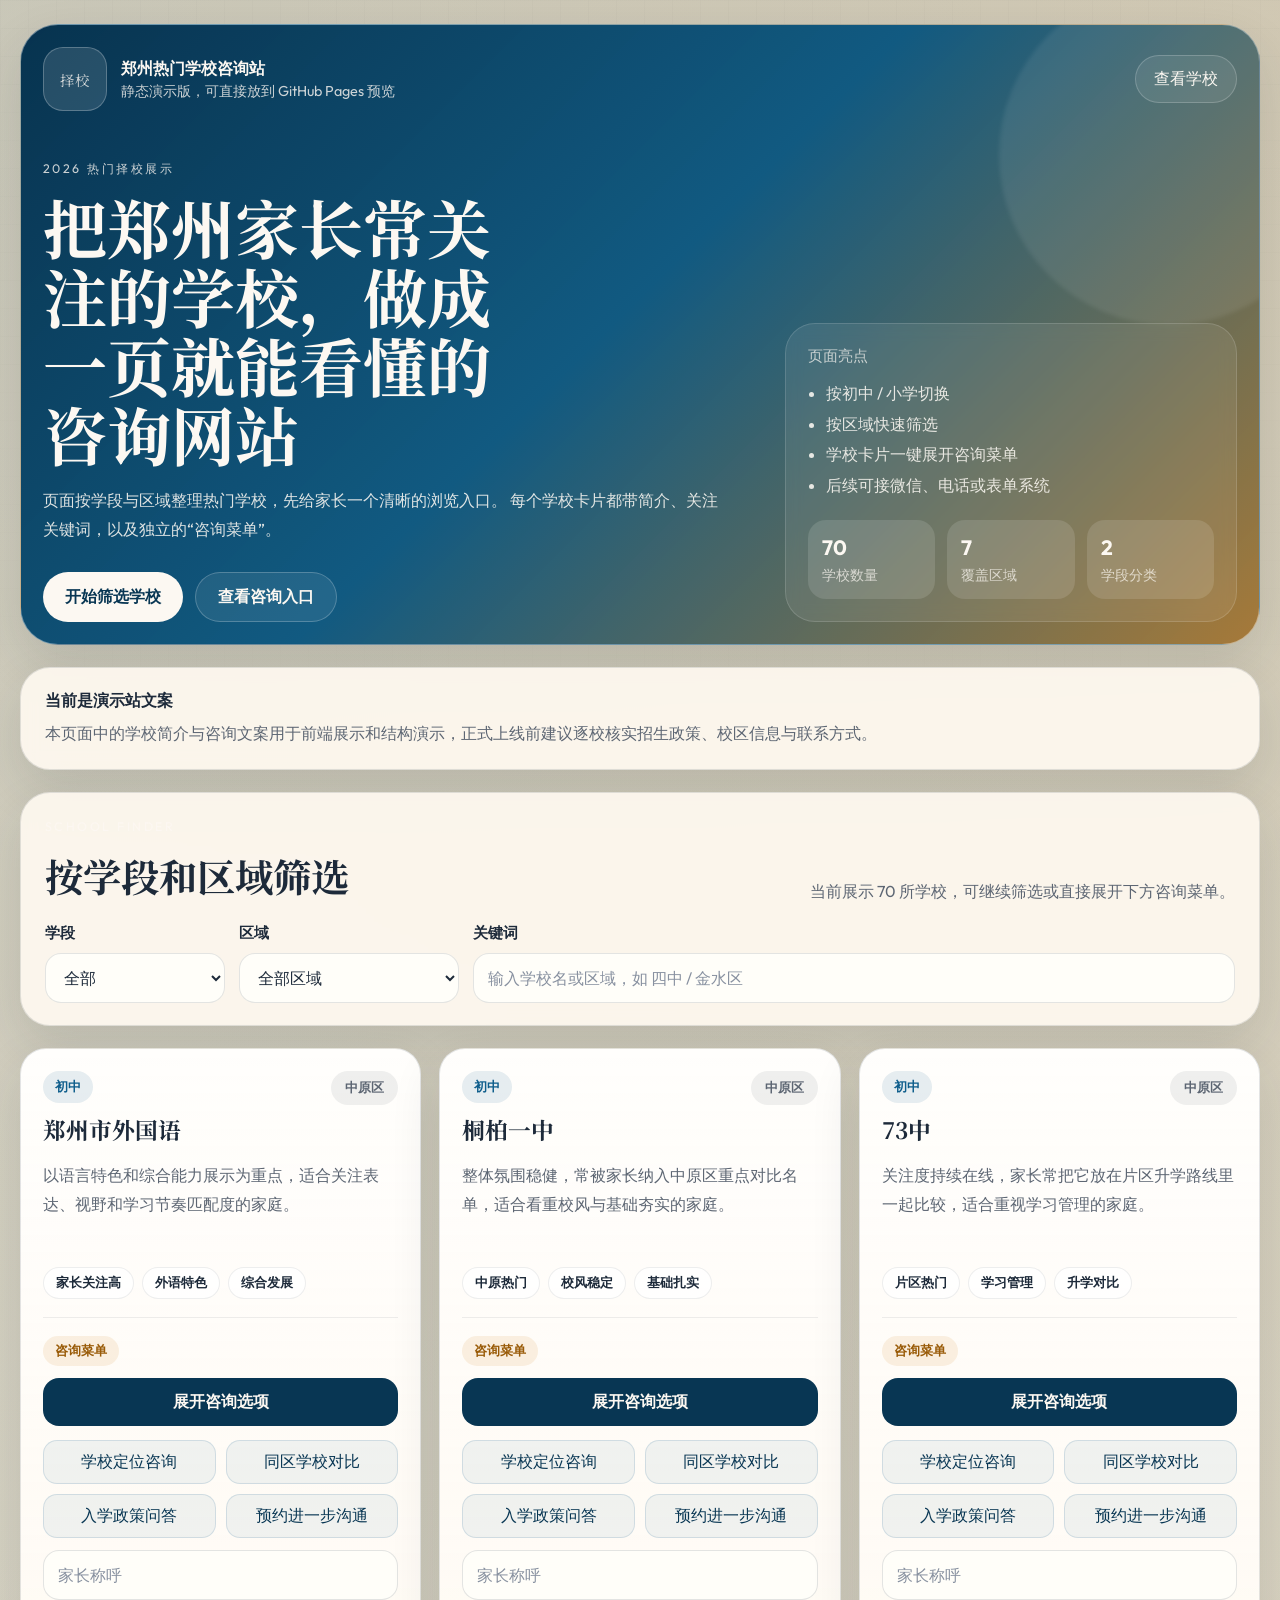
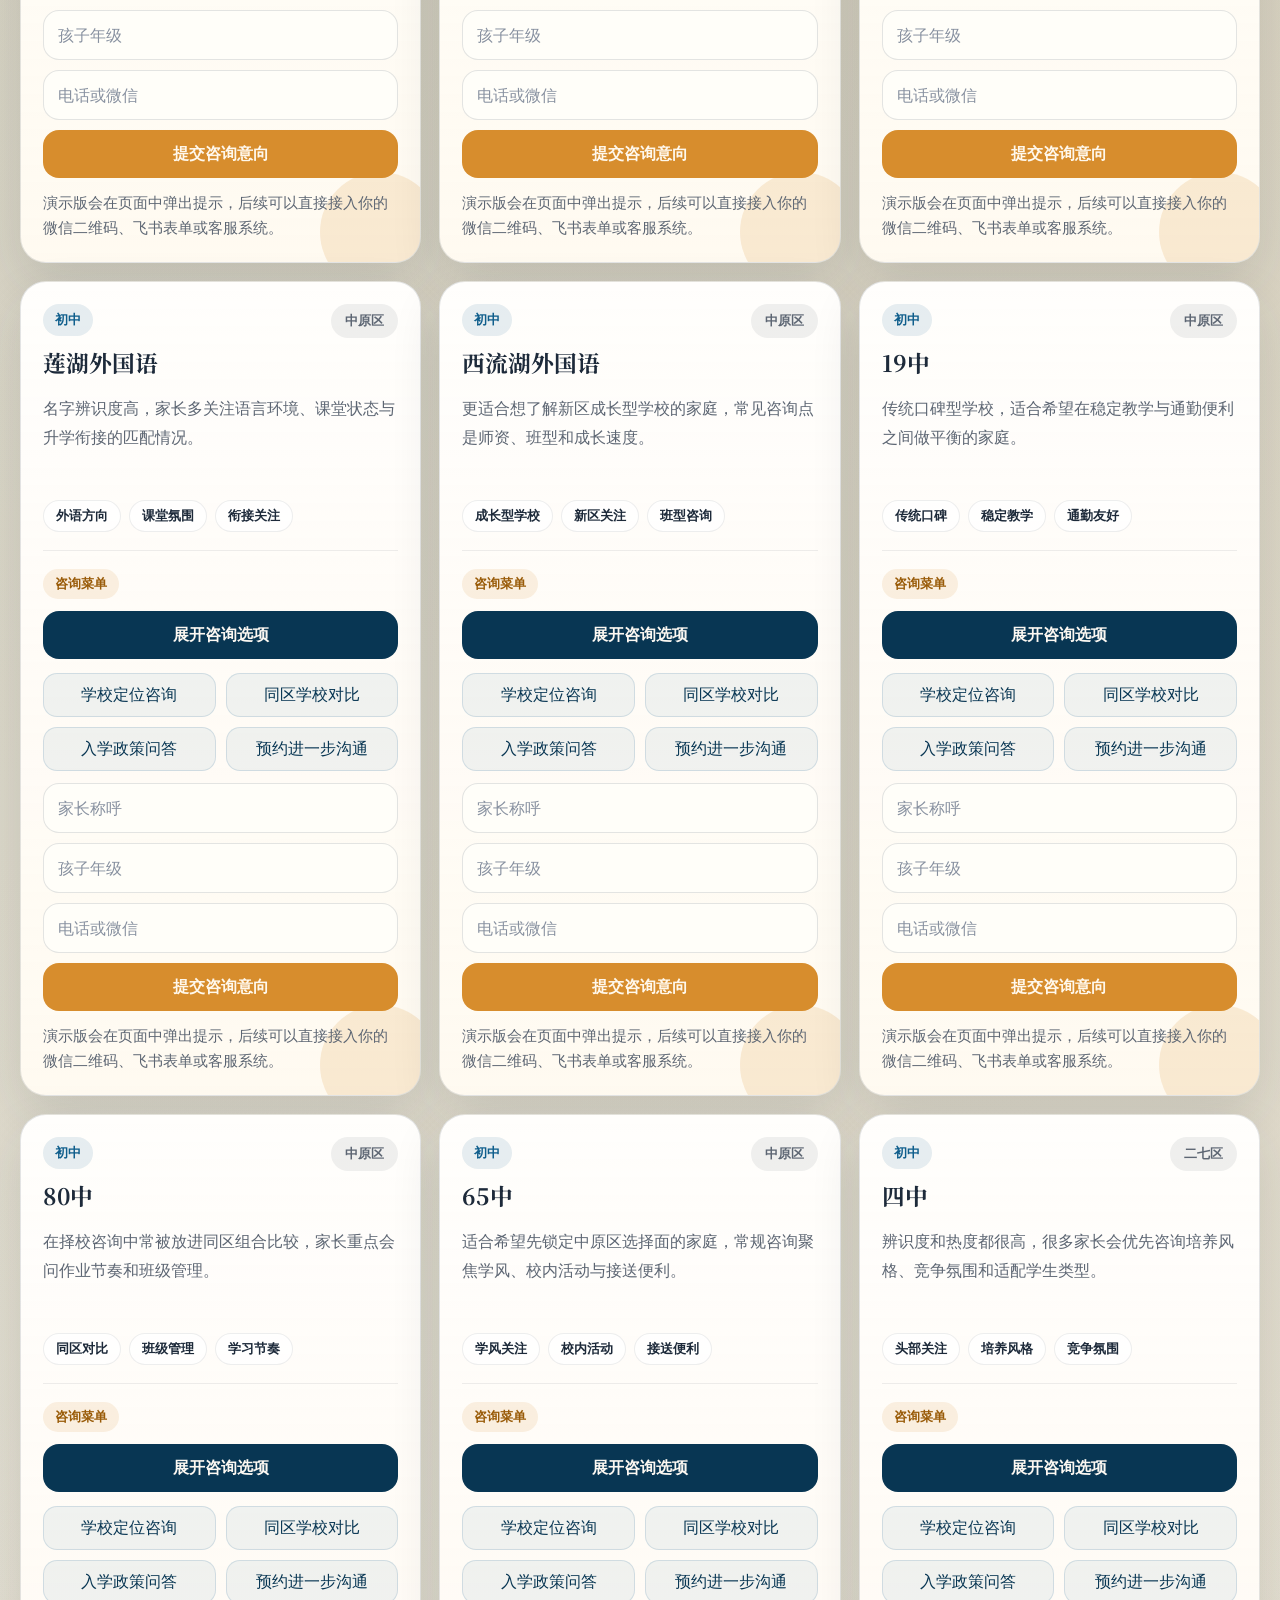
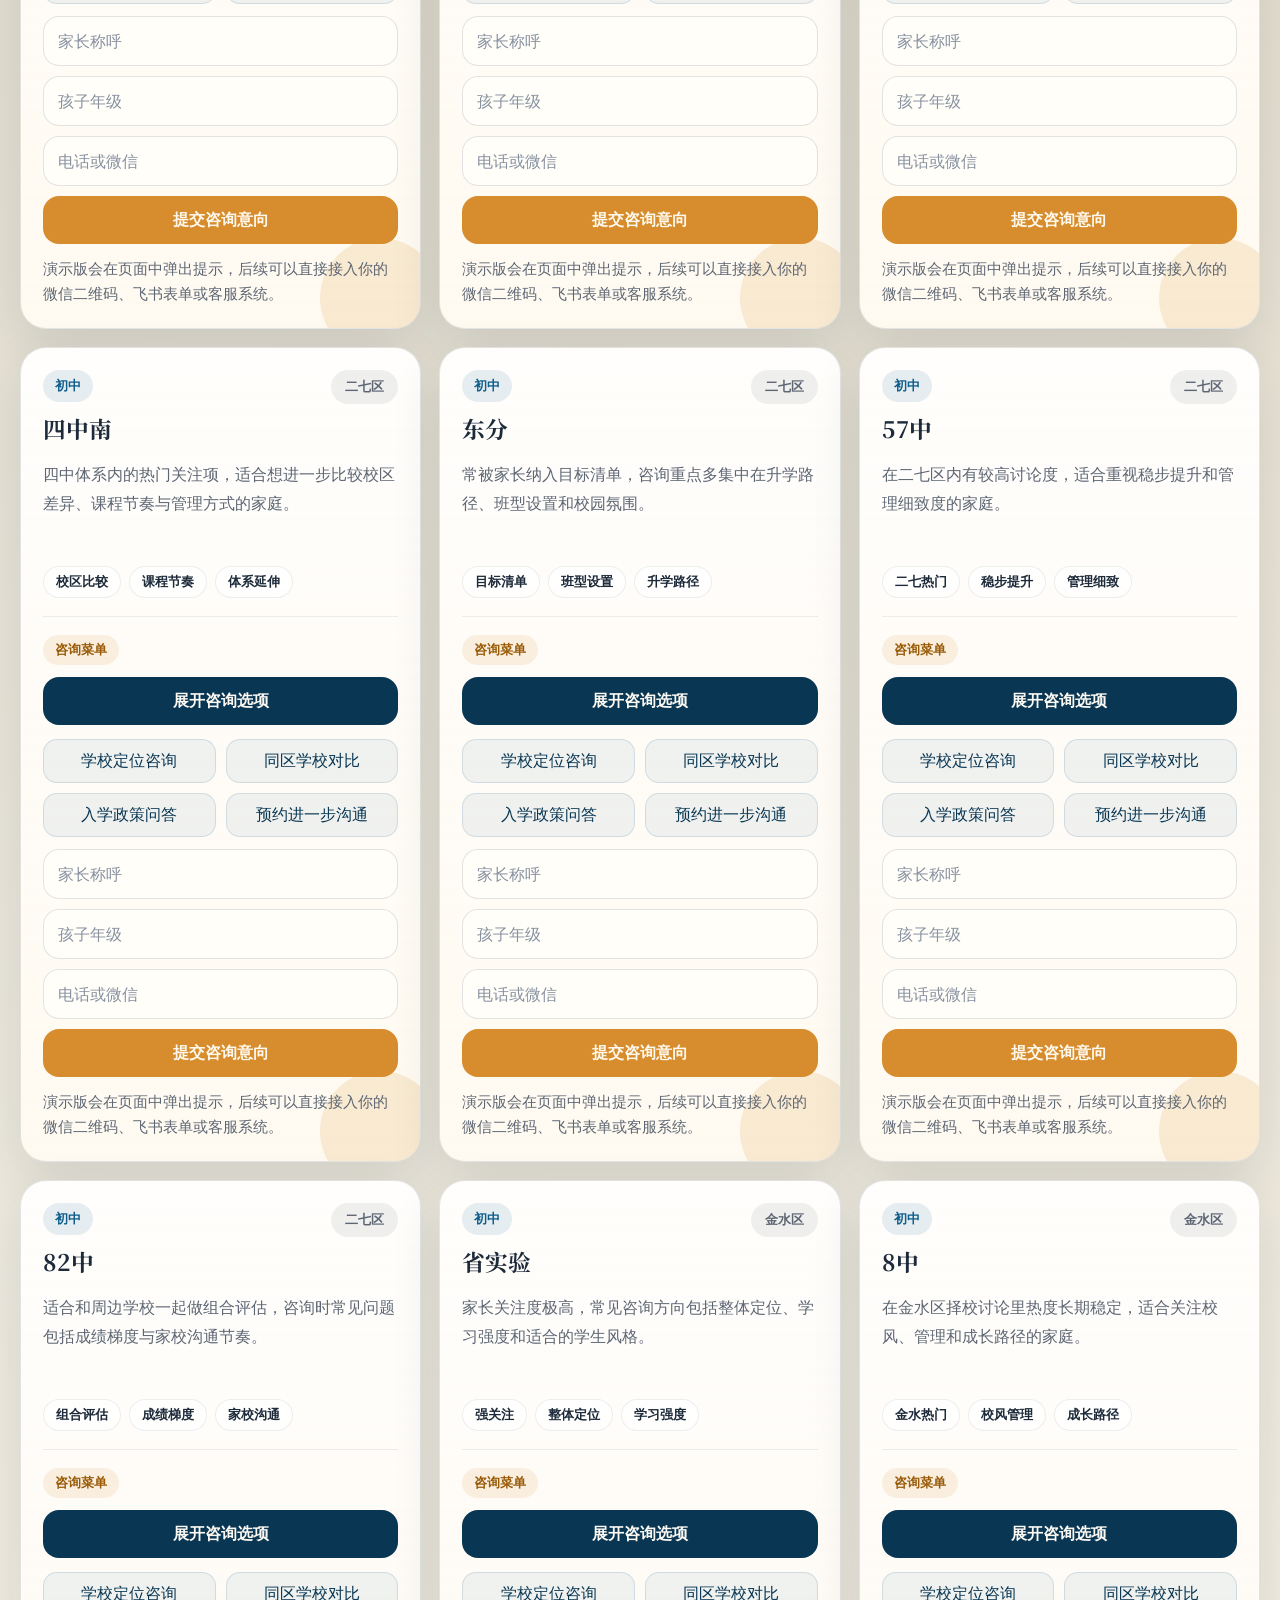
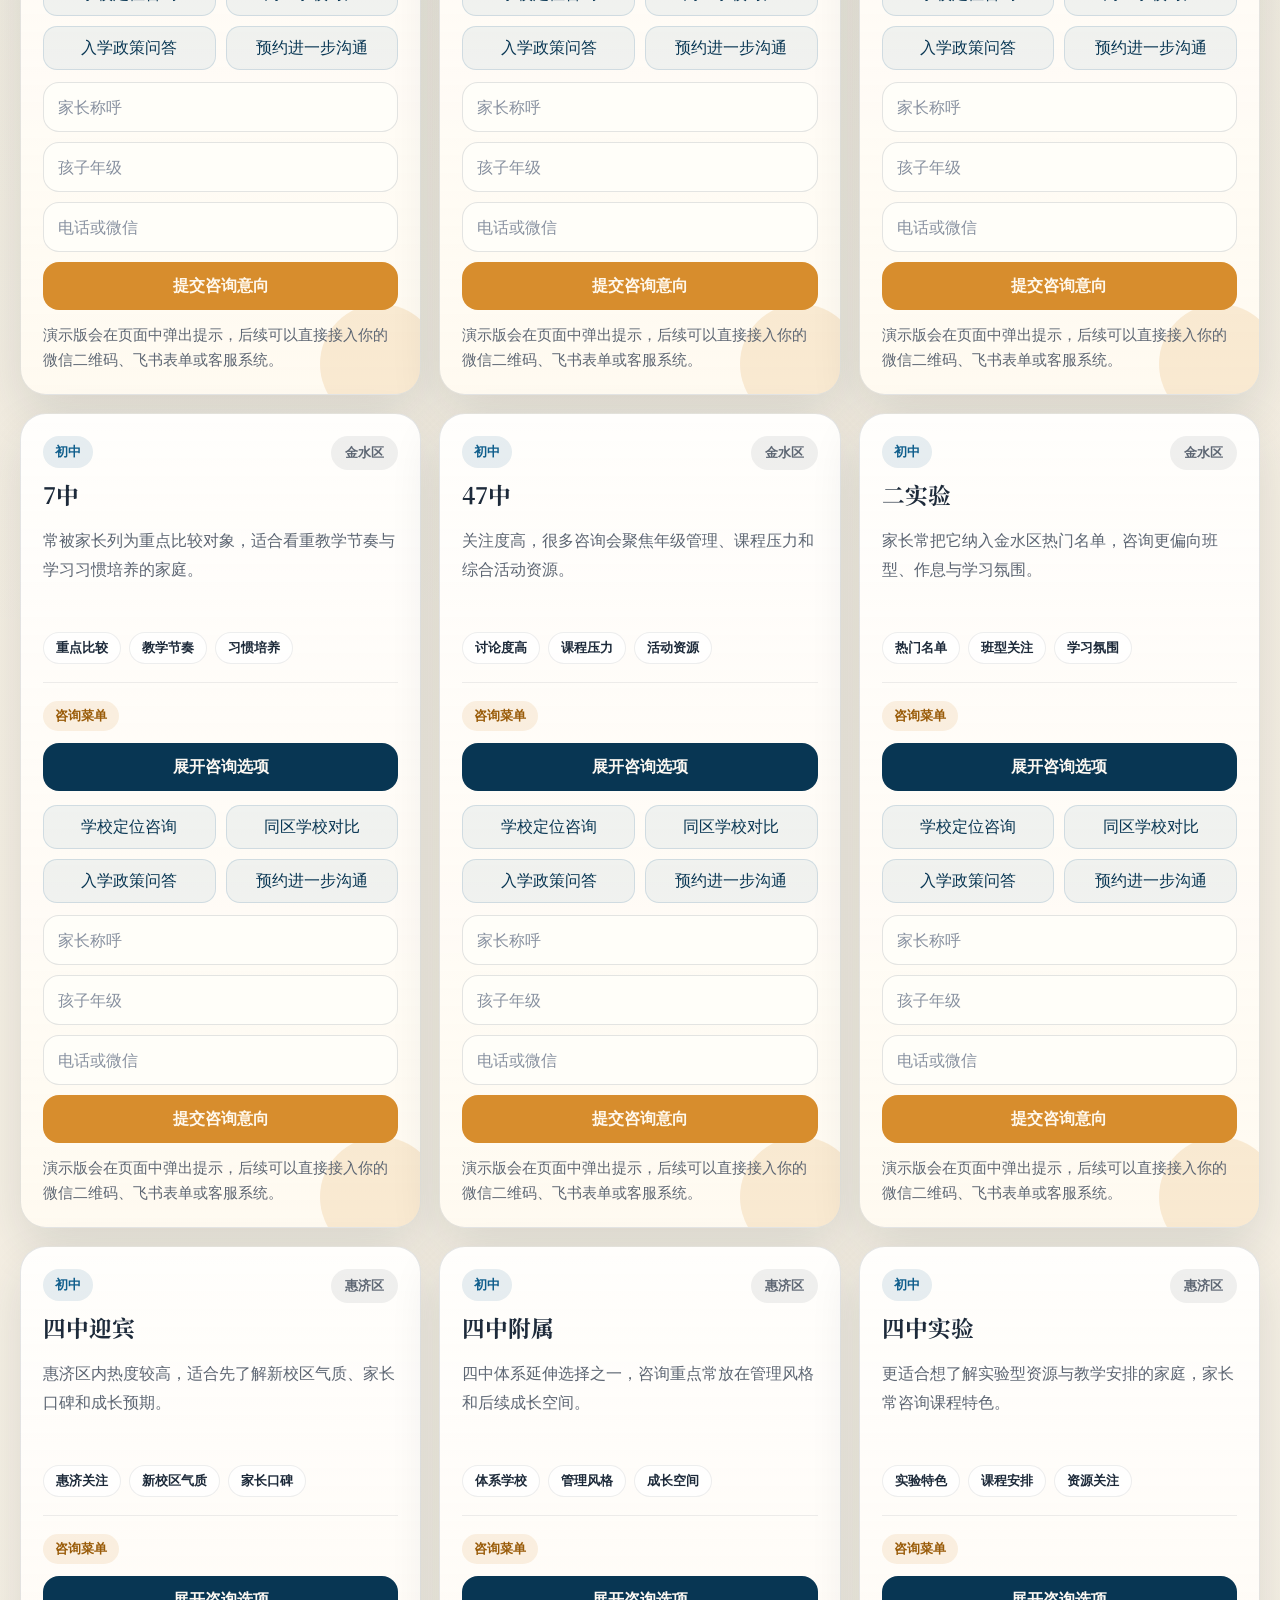
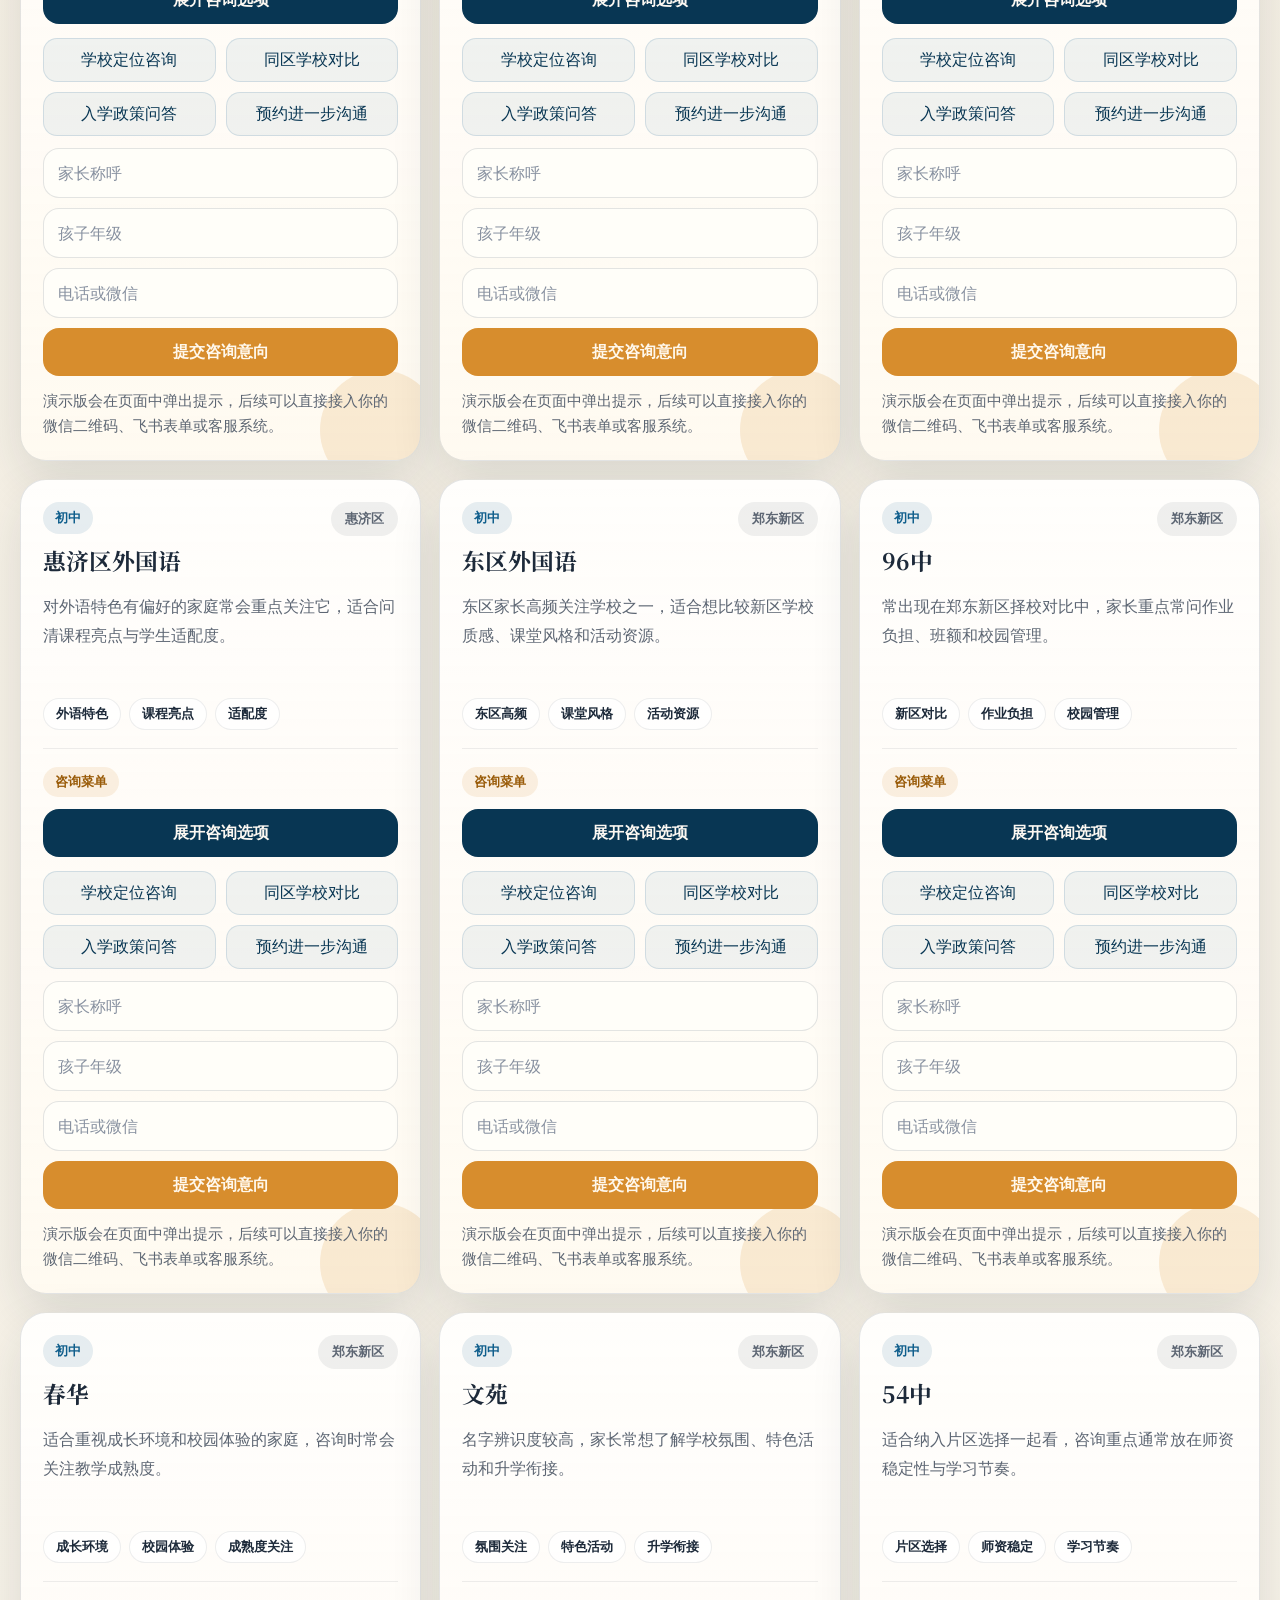
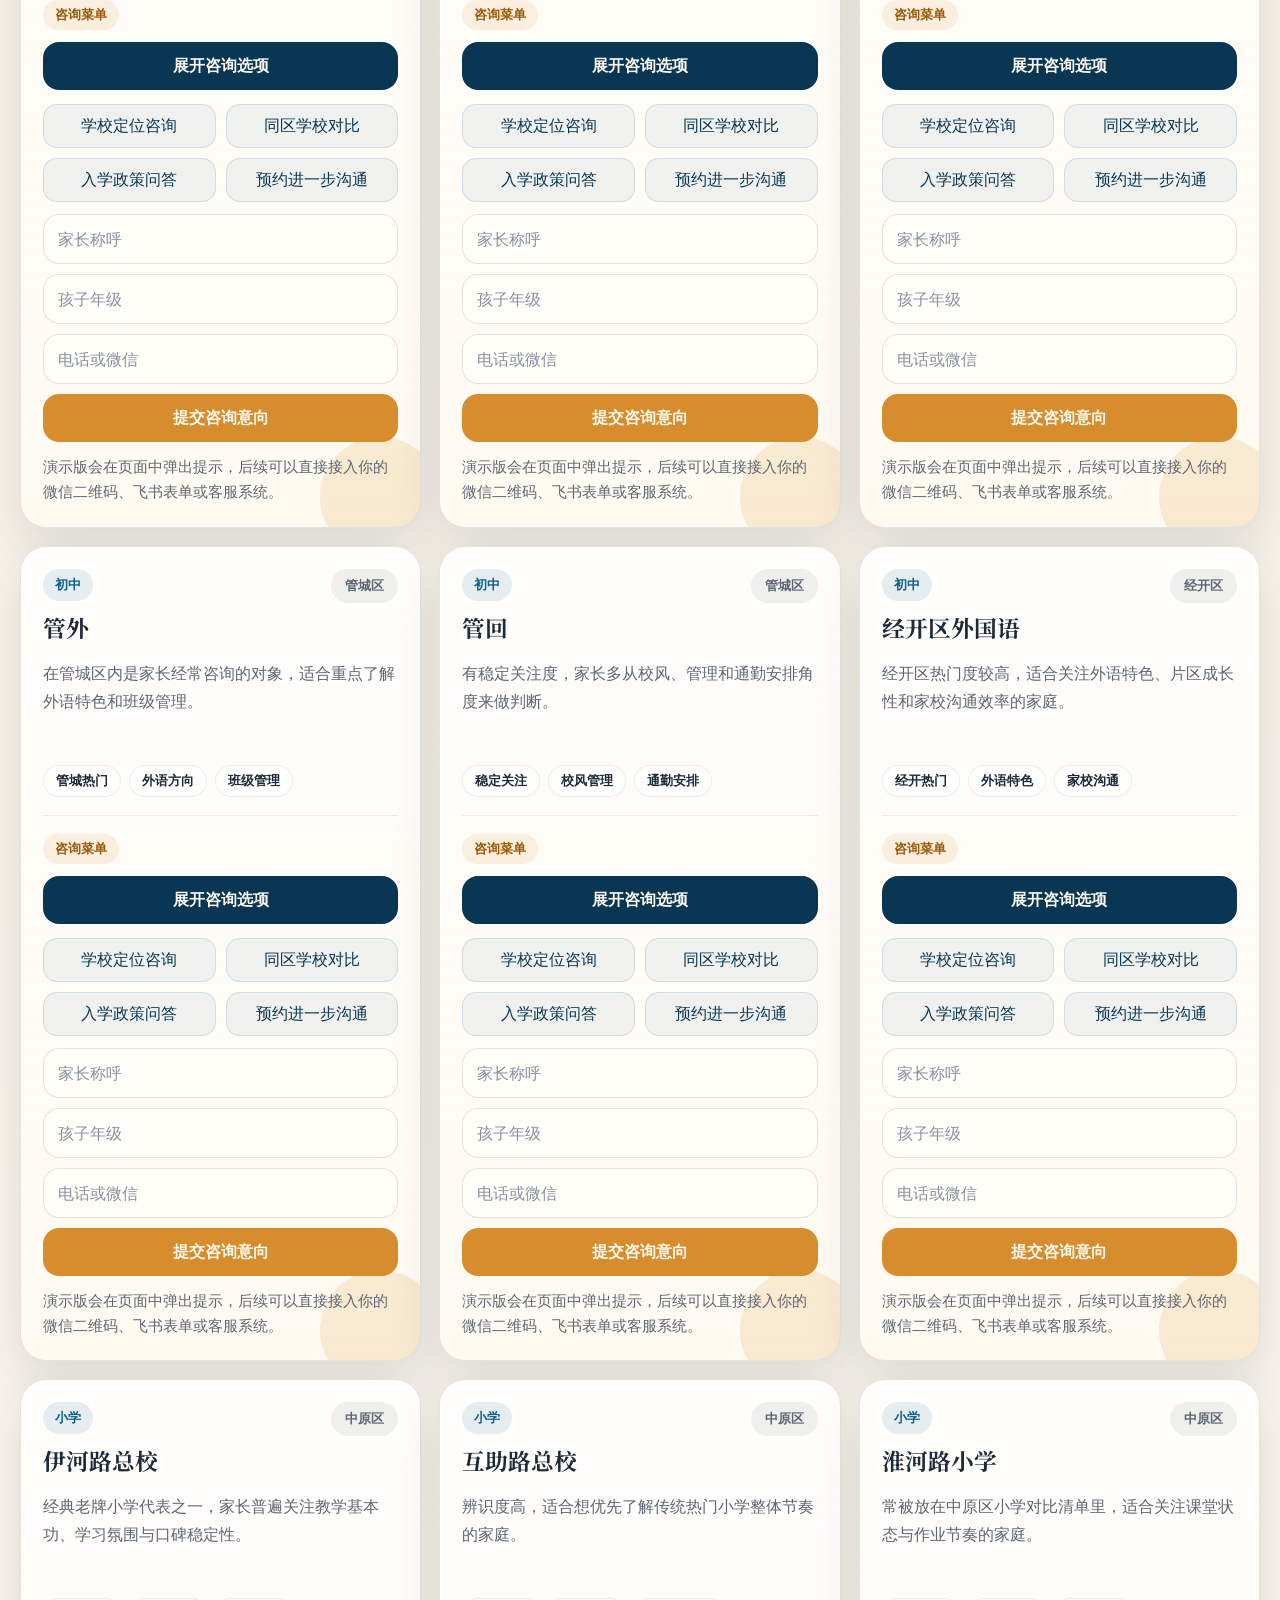
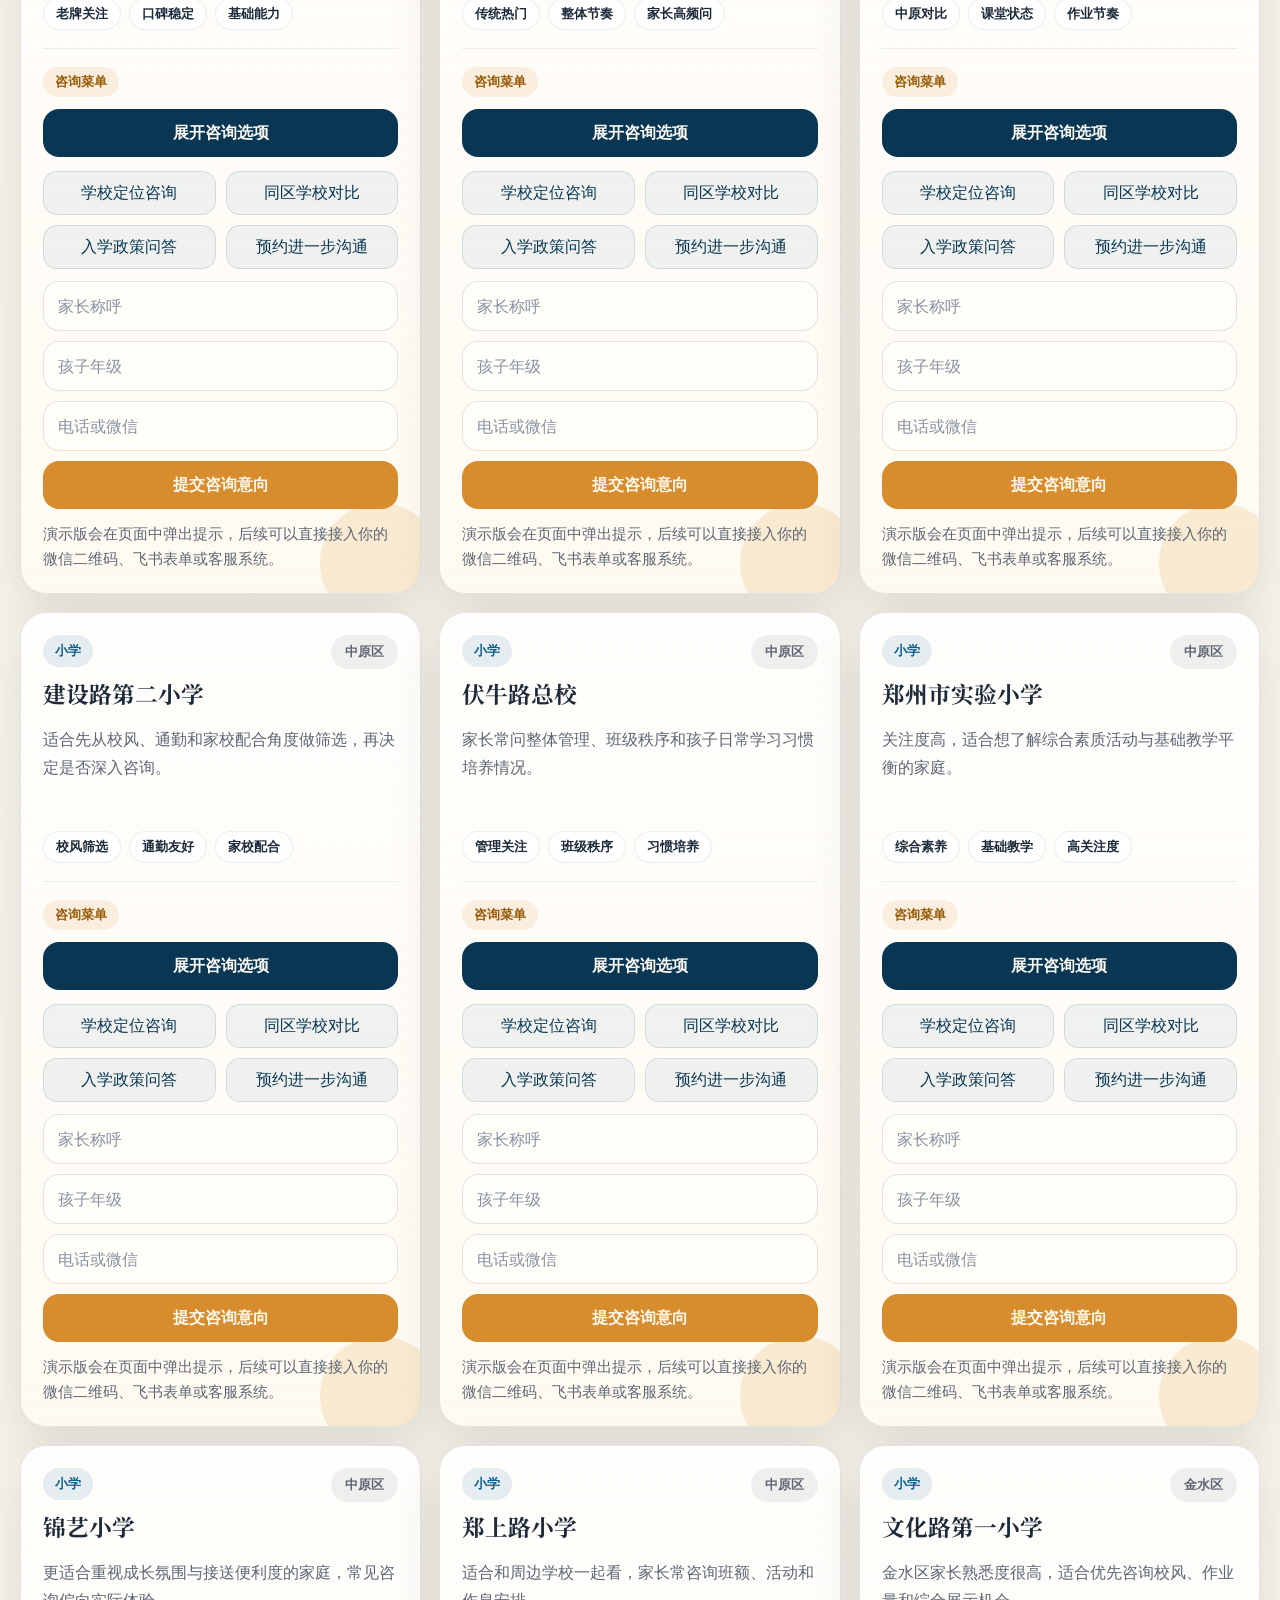
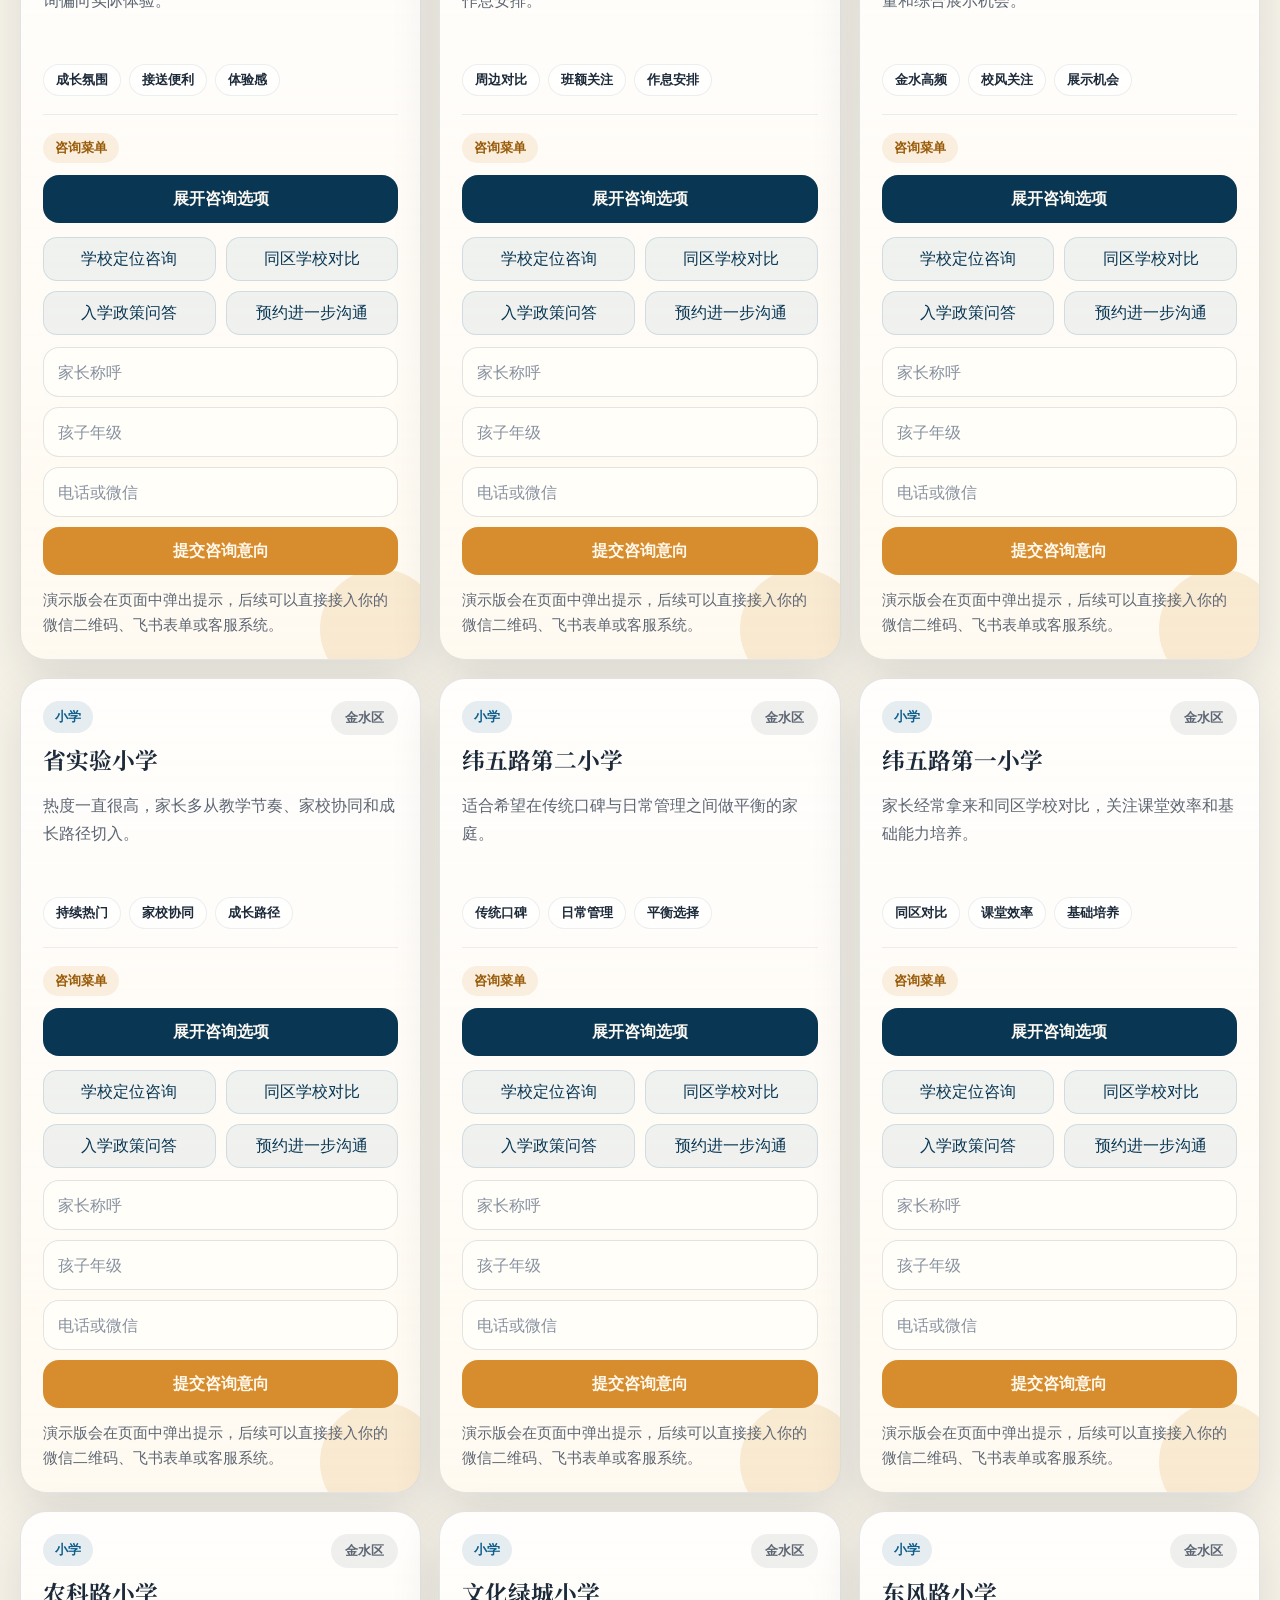
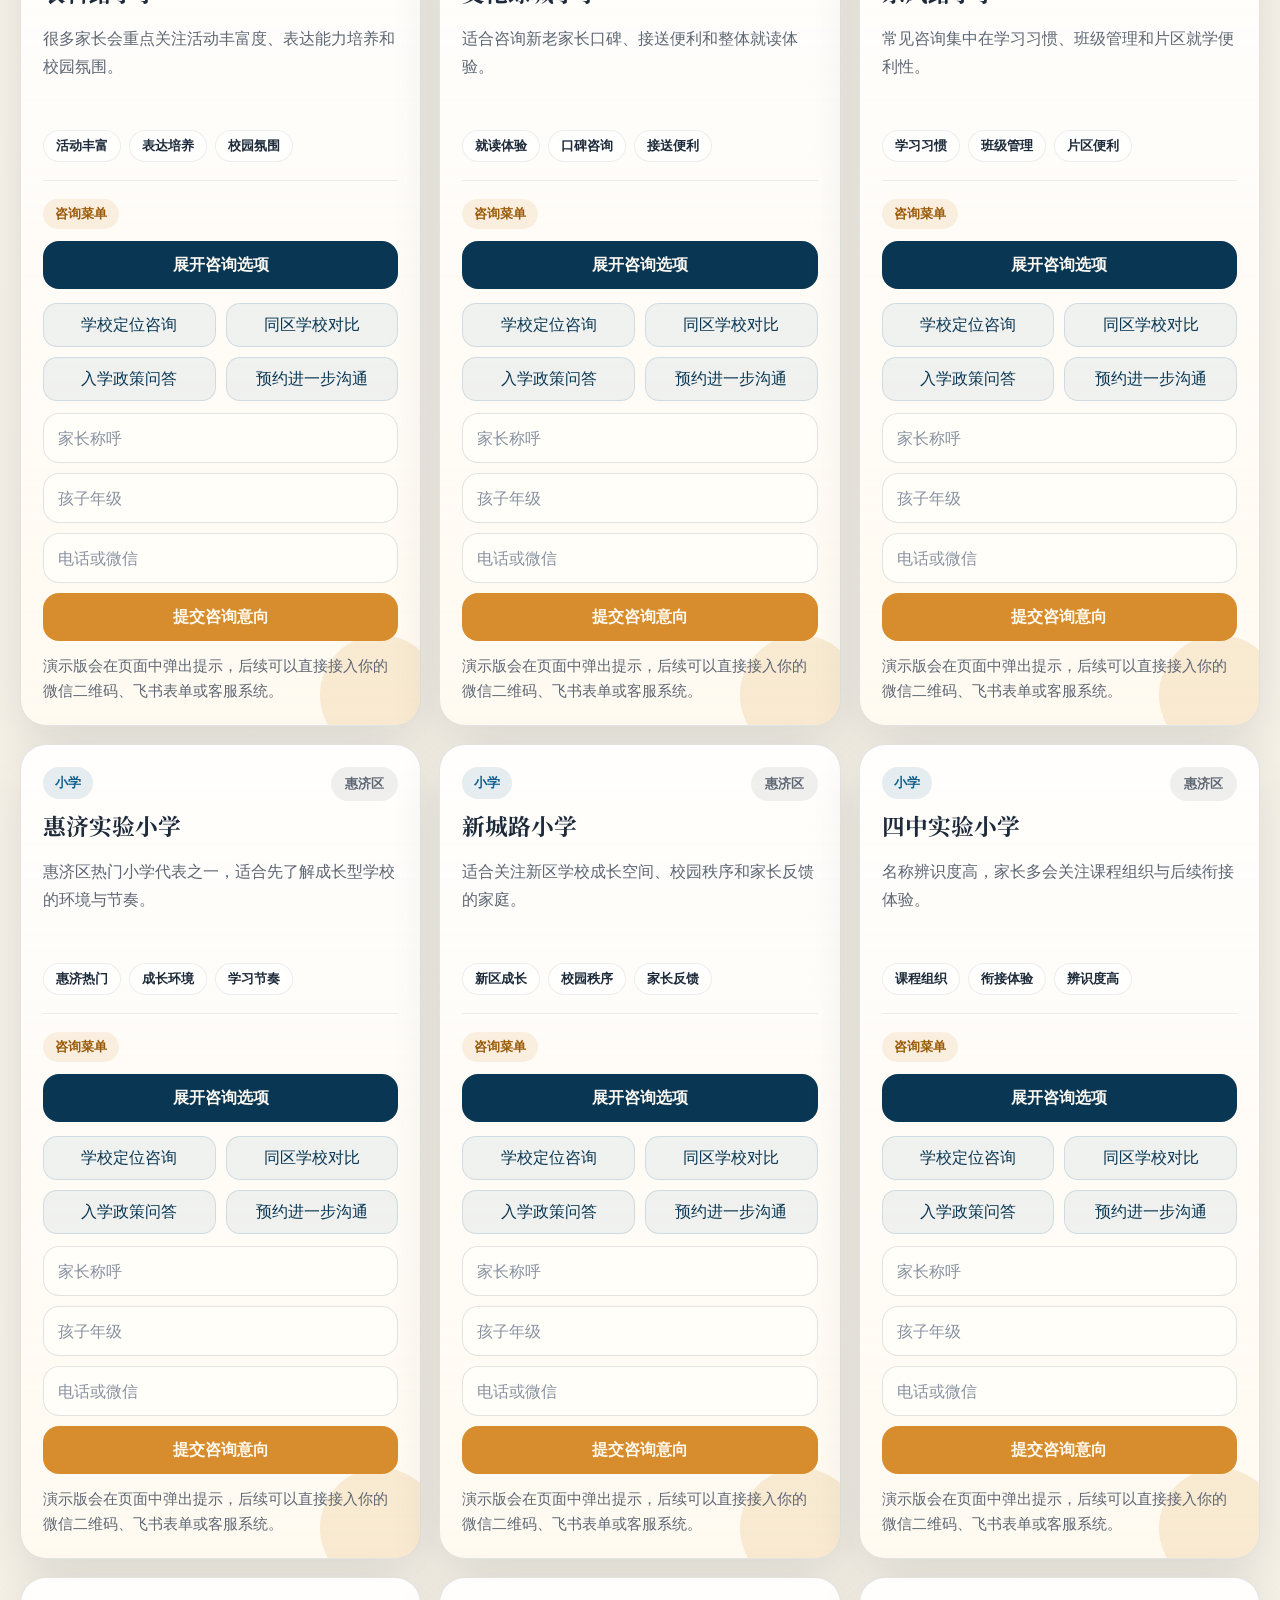
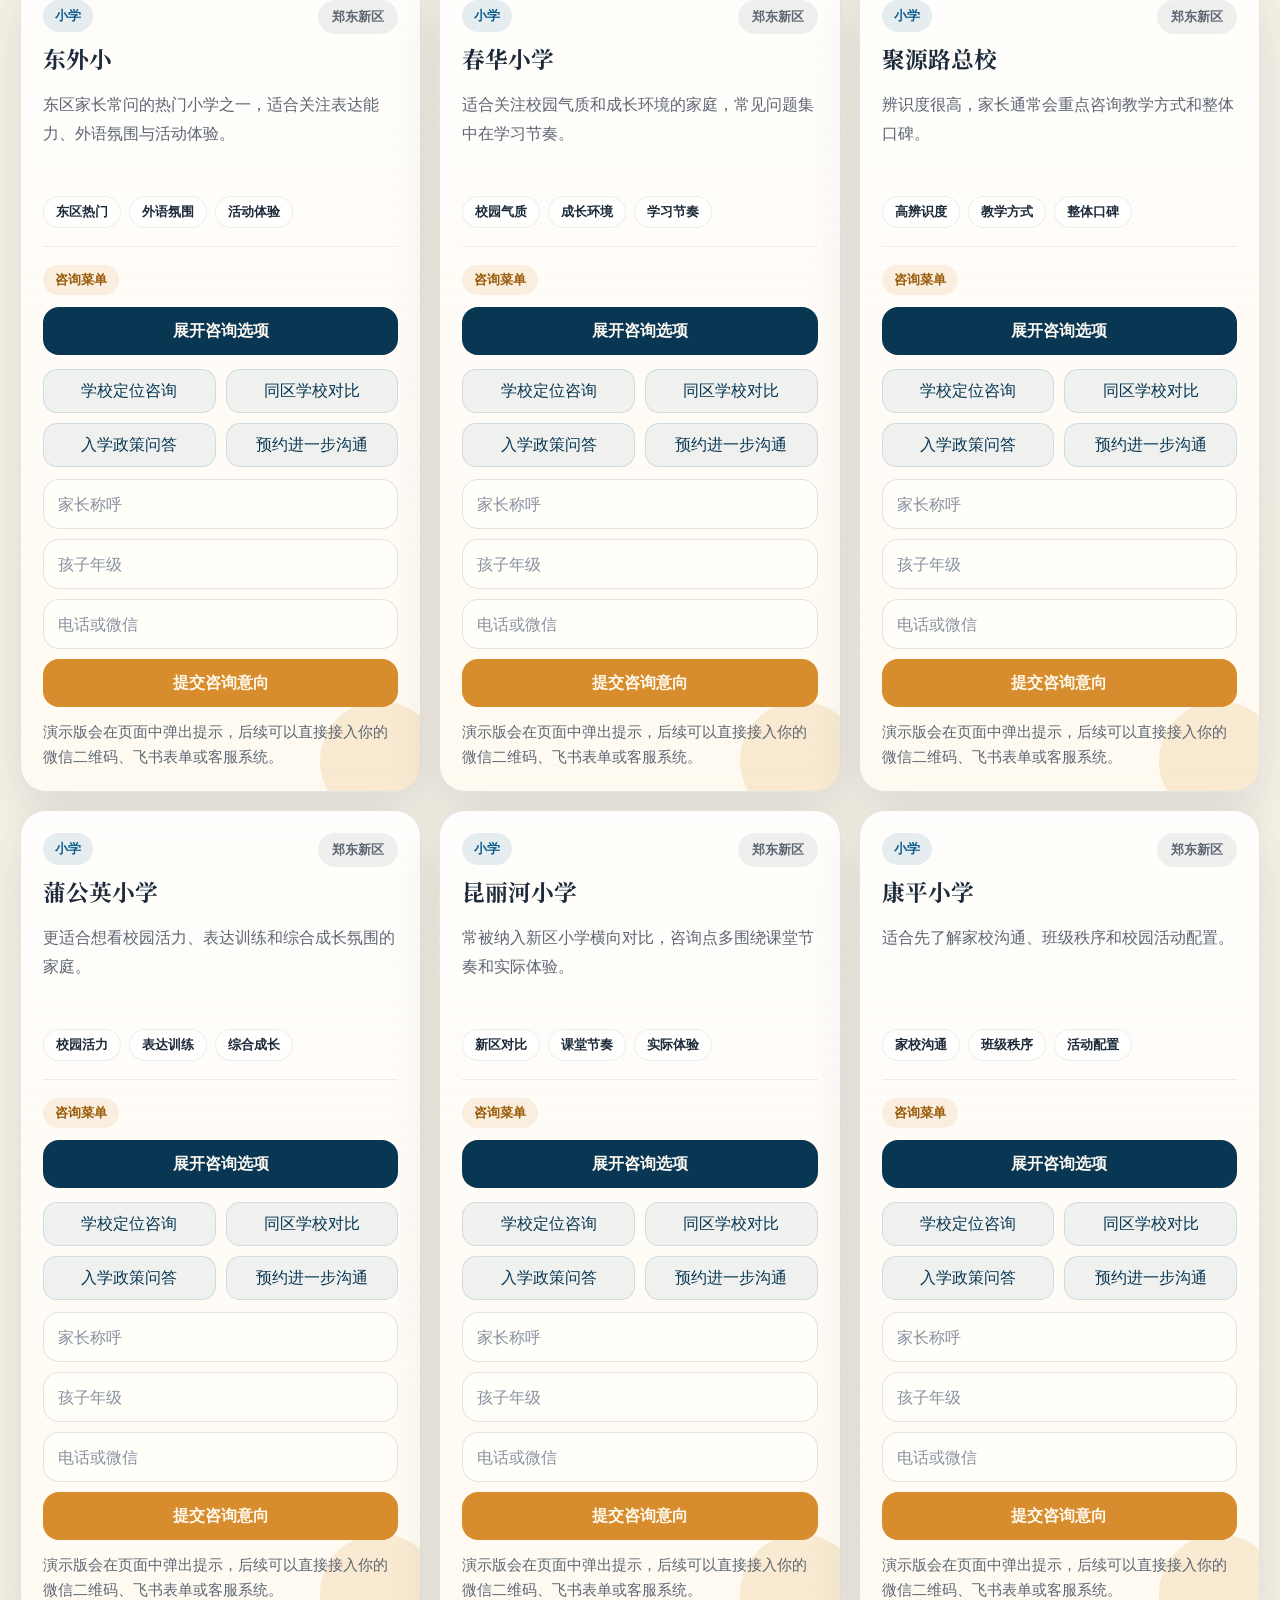
<file: index.html>
<!DOCTYPE html>
<html lang="zh-CN">
<head>
  <meta charset="UTF-8">
  <meta name="viewport" content="width=device-width, initial-scale=1.0">
  <title>郑州热门学校咨询站</title>
  <meta name="description" content="郑州热门初中与小学择校展示页面，支持按学段和区域筛选，并为每所学校提供咨询菜单。">
  <link rel="preconnect" href="https://fonts.googleapis.com">
  <link rel="preconnect" href="https://fonts.gstatic.com" crossorigin>
  <link href="https://fonts.googleapis.com/css2?family=Noto+Serif+SC:wght@500;700&family=Outfit:wght@400;500;600;700&display=swap" rel="stylesheet">
  <link rel="stylesheet" href="./styles.css">
</head>
<body>
  <div class="page-shell">
    <header class="hero">
      <nav class="topbar">
        <div class="brand">
          <span class="brand-mark">择校</span>
          <div>
            <p>郑州热门学校咨询站</p>
            <span>静态演示版，可直接放到 GitHub Pages 预览</span>
          </div>
        </div>
        <a class="hero-link" href="#school-grid">查看学校</a>
      </nav>

      <div class="hero-content">
        <div class="hero-copy">
          <span class="eyebrow">2026 热门择校展示</span>
          <h1>把郑州家长常关注的学校，做成一页就能看懂的咨询网站</h1>
          <p>
            页面按学段与区域整理热门学校，先给家长一个清晰的浏览入口。
            每个学校卡片都带简介、关注关键词，以及独立的“咨询菜单”。
          </p>
          <div class="hero-actions">
            <a class="primary-btn" href="#school-grid">开始筛选学校</a>
            <a class="secondary-btn" href="#consult-entry">查看咨询入口</a>
          </div>
        </div>

        <aside class="hero-panel">
          <p class="panel-title">页面亮点</p>
          <ul>
            <li>按初中 / 小学切换</li>
            <li>按区域快速筛选</li>
            <li>学校卡片一键展开咨询菜单</li>
            <li>后续可接微信、电话或表单系统</li>
          </ul>
          <div class="hero-stats" id="hero-stats"></div>
        </aside>
      </div>
    </header>

    <main>
      <section class="notice">
        <div>
          <p class="notice-title">当前是演示站文案</p>
          <p>
            本页面中的学校简介与咨询文案用于前端展示和结构演示，正式上线前建议逐校核实招生政策、校区信息与联系方式。
          </p>
        </div>
      </section>

      <section class="filters" id="consult-entry">
        <div class="filter-head">
          <div>
            <span class="eyebrow">School Finder</span>
            <h2>按学段和区域筛选</h2>
          </div>
          <p id="result-summary">正在加载学校列表...</p>
        </div>

        <div class="toolbar">
          <div class="toolbar-group">
            <label for="stage-filter">学段</label>
            <select id="stage-filter">
              <option value="all">全部</option>
              <option value="初中">初中</option>
              <option value="小学">小学</option>
            </select>
          </div>
          <div class="toolbar-group">
            <label for="district-filter">区域</label>
            <select id="district-filter">
              <option value="all">全部区域</option>
            </select>
          </div>
          <div class="toolbar-group toolbar-search">
            <label for="keyword-input">关键词</label>
            <input id="keyword-input" type="text" placeholder="输入学校名或区域，如 四中 / 金水区">
          </div>
        </div>
      </section>

      <section class="school-grid" id="school-grid" aria-live="polite"></section>
    </main>
  </div>

  <template id="school-card-template">
    <article class="school-card">
      <div class="card-top">
        <div>
          <span class="stage-badge"></span>
          <h3 class="school-name"></h3>
        </div>
        <span class="district-pill"></span>
      </div>

      <p class="school-summary"></p>
      <div class="tag-row"></div>

      <div class="consult-box">
        <div class="consult-label">咨询菜单</div>
        <button class="consult-toggle" type="button">展开咨询选项</button>
        <div class="consult-menu" hidden>
          <div class="consult-actions">
            <button type="button" data-action="school">学校定位咨询</button>
            <button type="button" data-action="compare">同区学校对比</button>
            <button type="button" data-action="policy">入学政策问答</button>
            <button type="button" data-action="visit">预约进一步沟通</button>
          </div>
          <form class="consult-form">
            <input name="parent" type="text" placeholder="家长称呼">
            <input name="grade" type="text" placeholder="孩子年级">
            <input name="contact" type="text" placeholder="电话或微信">
            <button type="submit">提交咨询意向</button>
          </form>
          <p class="consult-tip">演示版会在页面中弹出提示，后续可以直接接入你的微信二维码、飞书表单或客服系统。</p>
        </div>
      </div>
    </article>
  </template>

  <script src="./script.js"></script>
</body>
</html>
</file>
<file: styles.css>
:root {
  --bg: #f5efe3;
  --surface: rgba(255, 250, 241, 0.9);
  --surface-strong: #fffaf2;
  --ink: #1d2a3a;
  --muted: #5d6673;
  --line: rgba(29, 42, 58, 0.12);
  --primary: #0f5e8c;
  --primary-deep: #083653;
  --accent: #d78d2d;
  --accent-soft: rgba(215, 141, 45, 0.16);
  --shadow: 0 20px 50px rgba(28, 38, 53, 0.12);
  --radius-lg: 30px;
  --radius-md: 20px;
  --radius-sm: 14px;
}

* {
  box-sizing: border-box;
}

html {
  scroll-behavior: smooth;
}

body {
  margin: 0;
  color: var(--ink);
  font-family: "Outfit", "PingFang SC", "Microsoft YaHei", sans-serif;
  background:
    radial-gradient(circle at top left, rgba(15, 94, 140, 0.16), transparent 26%),
    radial-gradient(circle at top right, rgba(215, 141, 45, 0.18), transparent 22%),
    linear-gradient(180deg, #f0e7d7 0%, #f8f4eb 45%, #f5efe3 100%);
}

body::before {
  content: "";
  position: fixed;
  inset: 0;
  pointer-events: none;
  background-image:
    linear-gradient(rgba(29, 42, 58, 0.03) 1px, transparent 1px),
    linear-gradient(90deg, rgba(29, 42, 58, 0.03) 1px, transparent 1px);
  background-size: 28px 28px;
  mask-image: linear-gradient(180deg, rgba(0, 0, 0, 0.35), transparent 90%);
}

.page-shell {
  width: min(1240px, calc(100% - 32px));
  margin: 24px auto 48px;
}

.hero {
  position: relative;
  overflow: hidden;
  padding: 22px;
  border: 1px solid rgba(255, 255, 255, 0.4);
  border-radius: calc(var(--radius-lg) + 8px);
  background:
    linear-gradient(135deg, rgba(7, 50, 78, 0.96), rgba(18, 93, 133, 0.9) 48%, rgba(215, 141, 45, 0.76)),
    #0b3d5c;
  color: #fcf8f2;
  box-shadow: var(--shadow);
}

.hero::after {
  content: "";
  position: absolute;
  right: -80px;
  top: -40px;
  width: 340px;
  height: 340px;
  border-radius: 50%;
  background: rgba(255, 255, 255, 0.08);
  filter: blur(2px);
}

.topbar,
.hero-content {
  position: relative;
  z-index: 1;
}

.topbar {
  display: flex;
  align-items: center;
  justify-content: space-between;
  gap: 16px;
}

.brand {
  display: flex;
  align-items: center;
  gap: 14px;
}

.brand p,
.brand span {
  margin: 0;
}

.brand p {
  font-weight: 700;
  font-size: 1rem;
}

.brand span {
  color: rgba(252, 248, 242, 0.8);
  font-size: 0.9rem;
}

.brand-mark {
  display: inline-flex;
  align-items: center;
  justify-content: center;
  width: 64px;
  height: 64px;
  border: 1px solid rgba(255, 255, 255, 0.24);
  border-radius: 20px;
  background: rgba(255, 255, 255, 0.12);
  font-family: "Noto Serif SC", serif;
  font-size: 1.15rem;
  letter-spacing: 0.08em;
}

.hero-link,
.primary-btn,
.secondary-btn,
.consult-toggle,
.consult-actions button,
.consult-form button {
  transition: transform 0.2s ease, background-color 0.2s ease, border-color 0.2s ease, color 0.2s ease;
}

.hero-link,
.secondary-btn {
  color: #fcf8f2;
  text-decoration: none;
}

.hero-link {
  padding: 12px 18px;
  border: 1px solid rgba(255, 255, 255, 0.2);
  border-radius: 999px;
  background: rgba(255, 255, 255, 0.08);
}

.hero-content {
  display: grid;
  grid-template-columns: 1.5fr 0.95fr;
  gap: 28px;
  padding-top: 46px;
}

.eyebrow {
  display: inline-block;
  margin-bottom: 14px;
  font-size: 0.78rem;
  letter-spacing: 0.2em;
  text-transform: uppercase;
  color: rgba(252, 248, 242, 0.8);
}

.hero-copy h1,
.filter-head h2 {
  margin: 0;
  font-family: "Noto Serif SC", serif;
}

.hero-copy h1 {
  max-width: 12ch;
  font-size: clamp(2.4rem, 5vw, 4.6rem);
  line-height: 1.08;
}

.hero-copy p {
  max-width: 62ch;
  margin: 18px 0 0;
  color: rgba(252, 248, 242, 0.88);
  font-size: 1rem;
  line-height: 1.8;
}

.hero-actions {
  display: flex;
  flex-wrap: wrap;
  gap: 12px;
  margin-top: 28px;
}

.primary-btn,
.secondary-btn {
  display: inline-flex;
  align-items: center;
  justify-content: center;
  min-height: 50px;
  padding: 0 22px;
  border-radius: 999px;
  font-weight: 600;
}

.primary-btn {
  background: #fcf8f2;
  color: var(--primary-deep);
  text-decoration: none;
}

.secondary-btn {
  border: 1px solid rgba(255, 255, 255, 0.22);
  background: rgba(255, 255, 255, 0.08);
  text-decoration: none;
}

.hero-panel,
.notice,
.filters,
.school-card {
  backdrop-filter: blur(8px);
}

.hero-panel {
  align-self: end;
  padding: 22px;
  border: 1px solid rgba(255, 255, 255, 0.14);
  border-radius: var(--radius-lg);
  background: rgba(255, 255, 255, 0.08);
}

.panel-title {
  margin: 0 0 12px;
  font-size: 0.92rem;
  color: rgba(252, 248, 242, 0.72);
}

.hero-panel ul {
  margin: 0;
  padding-left: 18px;
  line-height: 1.9;
  color: rgba(252, 248, 242, 0.88);
}

.hero-stats {
  display: grid;
  grid-template-columns: repeat(3, minmax(0, 1fr));
  gap: 12px;
  margin-top: 20px;
}

.hero-stat {
  padding: 14px;
  border-radius: 18px;
  background: rgba(255, 255, 255, 0.12);
}

.hero-stat strong,
.hero-stat span {
  display: block;
}

.hero-stat strong {
  font-size: 1.3rem;
}

.hero-stat span {
  margin-top: 6px;
  color: rgba(252, 248, 242, 0.72);
  font-size: 0.85rem;
}

.notice,
.filters {
  margin-top: 22px;
  padding: 22px 24px;
  border: 1px solid var(--line);
  border-radius: var(--radius-lg);
  background: var(--surface);
  box-shadow: var(--shadow);
}

.notice-title {
  margin: 0 0 8px;
  font-weight: 700;
}

.notice p:last-child {
  margin: 0;
  color: var(--muted);
  line-height: 1.7;
}

.filter-head {
  display: flex;
  align-items: end;
  justify-content: space-between;
  gap: 24px;
}

.filter-head h2 {
  font-size: clamp(1.6rem, 3vw, 2.4rem);
}

.filter-head p {
  margin: 0;
  color: var(--muted);
}

.toolbar {
  display: grid;
  grid-template-columns: 180px 220px minmax(240px, 1fr);
  gap: 14px;
  margin-top: 20px;
}

.toolbar-group {
  display: flex;
  flex-direction: column;
  gap: 10px;
}

.toolbar-group label {
  font-size: 0.92rem;
  font-weight: 600;
}

.toolbar-group select,
.toolbar-group input,
.consult-form input {
  min-height: 50px;
  padding: 0 14px;
  border: 1px solid rgba(29, 42, 58, 0.12);
  border-radius: 16px;
  background: #fffef9;
  color: var(--ink);
  font: inherit;
}

.toolbar-group input::placeholder,
.consult-form input::placeholder {
  color: #8891a0;
}

.school-grid {
  display: grid;
  grid-template-columns: repeat(3, minmax(0, 1fr));
  gap: 18px;
  margin-top: 22px;
}

.school-card {
  position: relative;
  overflow: hidden;
  padding: 22px;
  border: 1px solid var(--line);
  border-radius: 26px;
  background:
    linear-gradient(180deg, rgba(255, 255, 255, 0.78), rgba(255, 250, 241, 0.96)),
    var(--surface-strong);
  box-shadow: var(--shadow);
}

.school-card::before {
  content: "";
  position: absolute;
  inset: auto -20px -30px auto;
  width: 120px;
  height: 120px;
  border-radius: 50%;
  background: var(--accent-soft);
}

.card-top {
  display: flex;
  align-items: start;
  justify-content: space-between;
  gap: 12px;
}

.stage-badge,
.district-pill,
.tag,
.consult-label {
  display: inline-flex;
  align-items: center;
  justify-content: center;
  border-radius: 999px;
  font-size: 0.82rem;
  font-weight: 600;
}

.stage-badge {
  min-height: 32px;
  padding: 0 12px;
  background: rgba(15, 94, 140, 0.1);
  color: var(--primary);
}

.district-pill {
  min-height: 34px;
  padding: 0 14px;
  background: rgba(29, 42, 58, 0.07);
  color: var(--muted);
  white-space: nowrap;
}

.school-name {
  margin: 10px 0 0;
  font-family: "Noto Serif SC", serif;
  font-size: 1.42rem;
}

.school-summary {
  position: relative;
  z-index: 1;
  min-height: 88px;
  margin: 16px 0 18px;
  color: var(--muted);
  line-height: 1.8;
}

.tag-row {
  position: relative;
  z-index: 1;
  display: flex;
  flex-wrap: wrap;
  gap: 8px;
}

.tag {
  min-height: 32px;
  padding: 0 12px;
  background: rgba(255, 255, 255, 0.72);
  border: 1px solid rgba(29, 42, 58, 0.08);
}

.consult-box {
  position: relative;
  z-index: 1;
  margin-top: 18px;
  padding-top: 18px;
  border-top: 1px solid rgba(29, 42, 58, 0.08);
}

.consult-label {
  min-height: 30px;
  padding: 0 12px;
  background: rgba(215, 141, 45, 0.12);
  color: #995b08;
}

.consult-toggle,
.consult-actions button,
.consult-form button {
  cursor: pointer;
  border: 0;
  font: inherit;
}

.consult-toggle {
  width: 100%;
  min-height: 48px;
  margin-top: 12px;
  border-radius: 16px;
  background: var(--primary-deep);
  color: #fcf8f2;
  font-weight: 600;
}

.consult-menu {
  display: grid;
  gap: 12px;
  margin-top: 14px;
}

.consult-actions {
  display: grid;
  grid-template-columns: repeat(2, minmax(0, 1fr));
  gap: 10px;
}

.consult-actions button {
  min-height: 44px;
  padding: 0 12px;
  border-radius: 14px;
  border: 1px solid rgba(15, 94, 140, 0.14);
  background: rgba(15, 94, 140, 0.06);
  color: var(--primary-deep);
}

.consult-form {
  display: grid;
  gap: 10px;
}

.consult-form button {
  min-height: 48px;
  border-radius: 16px;
  background: var(--accent);
  color: #fff8ec;
  font-weight: 700;
}

.consult-tip {
  margin: 0;
  color: var(--muted);
  font-size: 0.92rem;
  line-height: 1.7;
}

.empty-state {
  grid-column: 1 / -1;
  padding: 38px 24px;
  border: 1px dashed rgba(29, 42, 58, 0.16);
  border-radius: 24px;
  background: rgba(255, 255, 255, 0.65);
  text-align: center;
  color: var(--muted);
}

.hero-link:hover,
.primary-btn:hover,
.secondary-btn:hover,
.consult-toggle:hover,
.consult-actions button:hover,
.consult-form button:hover {
  transform: translateY(-1px);
}

@media (max-width: 1080px) {
  .hero-content,
  .school-grid {
    grid-template-columns: 1fr 1fr;
  }

  .toolbar {
    grid-template-columns: 1fr 1fr;
  }

  .toolbar-search {
    grid-column: 1 / -1;
  }
}

@media (max-width: 760px) {
  .page-shell {
    width: min(100% - 20px, 100%);
    margin: 10px auto 28px;
  }

  .hero,
  .notice,
  .filters,
  .school-card {
    border-radius: 24px;
  }

  .topbar,
  .filter-head,
  .hero-content,
  .school-grid,
  .toolbar,
  .consult-actions,
  .hero-stats {
    grid-template-columns: 1fr;
  }

  .topbar,
  .filter-head {
    display: grid;
  }

  .hero-content {
    padding-top: 28px;
  }

  .hero-copy h1 {
    max-width: 100%;
    font-size: 2.4rem;
  }

  .card-top {
    flex-direction: column;
  }
}
</file>
